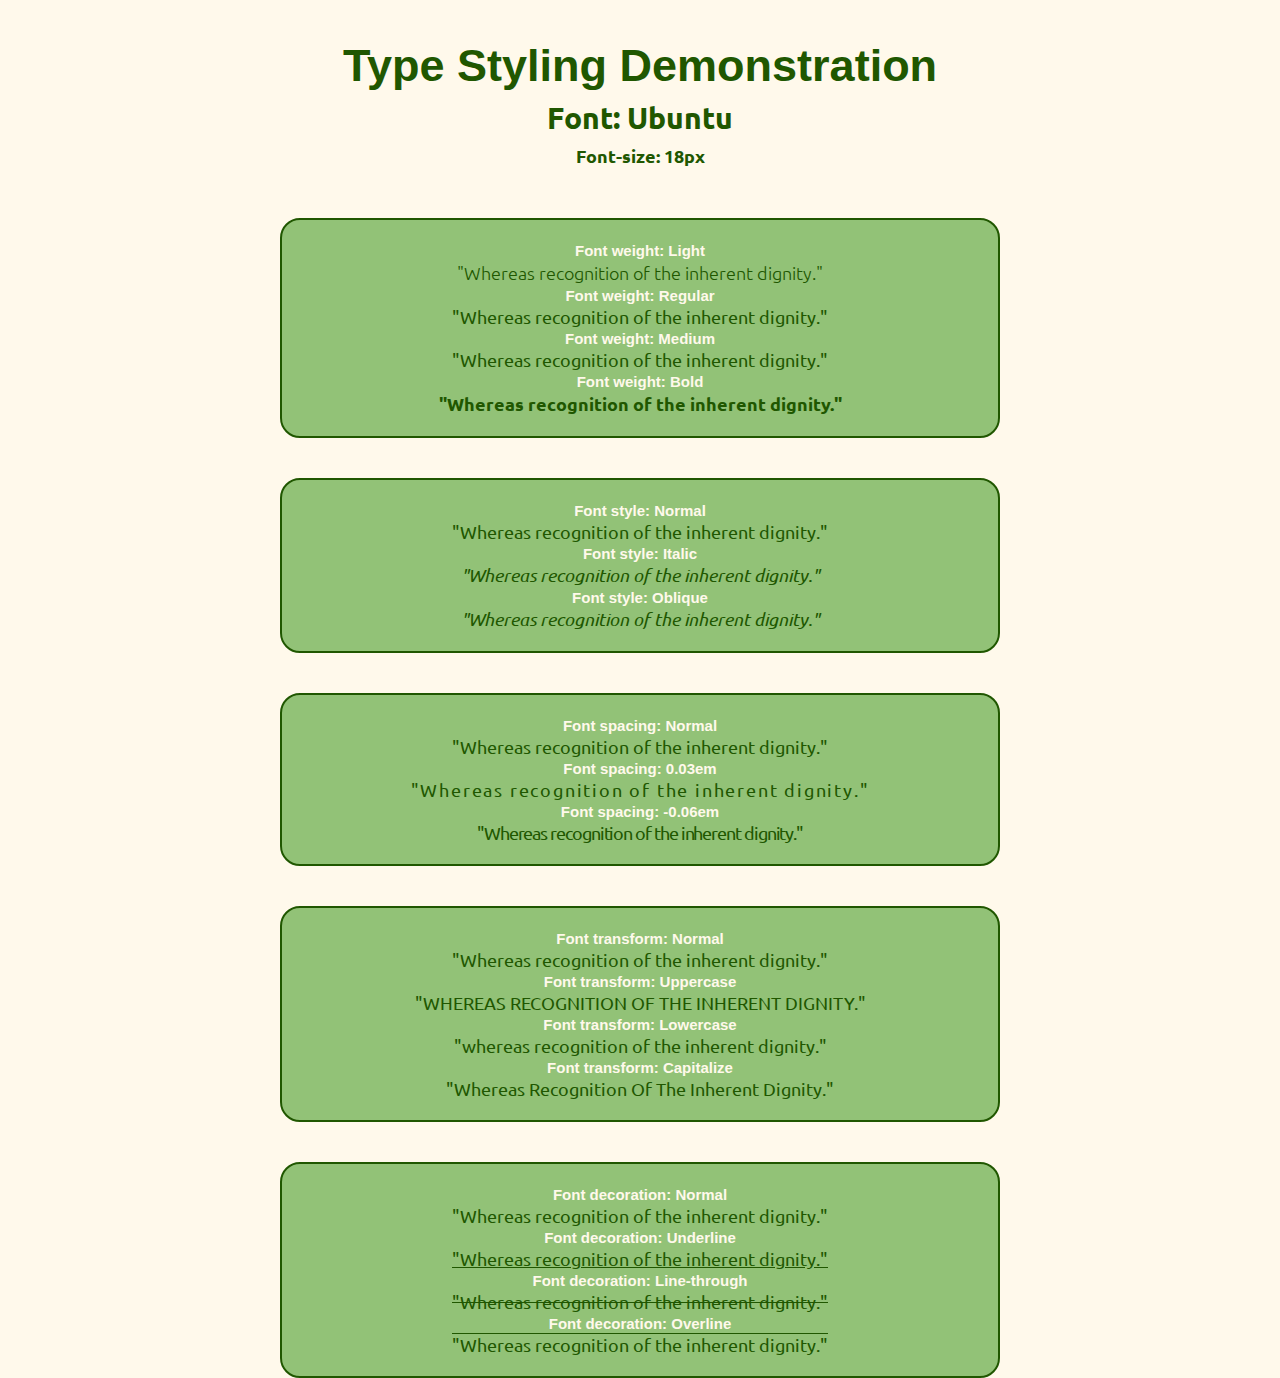
<file: index.html>
<!DOCTYPE html>
<title>type-styles</title>
<style>
    html, body {
            height: 100%;
            margin: 20px; 
            background-color:rgb(255, 249, 235);
            text-wrap: inherit;
            text-align: center;
    }
.text-box {
  border: 2px solid rgb(32, 87, 0);
  background-color: rgb(146, 194, 119); 
  border-radius: 20px;
  padding: 20px;
  width: 60%;              
  margin: 40px auto;       
  box-sizing: border-box;  
}

</style>

<body>
<style>@import url('https://fonts.googleapis.com/css2?family=Ubuntu:ital,wght@0,300;0,400;0,500;0,700;1,300;1,400;1,500;1,700&display=swap');
</style></head>
<title>type-styles</title>
<h1 style="color: rgb(32, 87, 0);font-size: 45px; font-family: sans-serif; margin: 7px 0px 0px 0px;">Type Styling Demonstration</h1>
<h2 style="font-size: 30px; font-weight: bolder;color: rgb(32, 87, 0); font-family:'Ubuntu', sans-serif;margin: 7px 0px 0px 0px;">Font: Ubuntu</h2>
<h3 style="font-size: 18px;color: rgb(32, 87, 0); font-family:'Ubuntu', sans-serif;margin: 7px 0px 50px 0px;"> Font-size: 18px</h3style></h3>
 <div class="text-box">
 <h1 style="color: rgb(255, 249, 235);font-size: 15px; font-family: sans-serif; margin: 2px 0px 0px 0px; font-weight: regular;">Font weight: Light</h1>
   <p style="font-size: 18px; font-weight: lighter ;color: rgb(32, 87, 0); font-family:'Ubuntu', sans-serif;margin: 2px 0px 0px 0px;">"Whereas recognition of the inherent dignity."</p>
   <h2 style="color: rgb(255, 249, 235);font-size: 15px; font-family: sans-serif; margin: 2px 0px 0px 0px; font-weight: regular;">Font weight: Regular</h2>
   <p style="font-size: 18px; font-weight: regular ;color: rgb(32, 87, 0); font-family:'Ubuntu', sans-serif;margin: 2px 0px 0px 0px;">"Whereas recognition of the inherent dignity."</p>
   <h1 style="color: rgb(255, 249, 235);font-size: 15px; font-family: sans-serif; margin: 2px 0px 0px 0px; font-weight: regular;">Font weight: Medium</h1>
   <p style="font-size: 18px; font-weight: medium ;color: rgb(32, 87, 0); font-family:'Ubuntu', sans-serif;margin: 2px 0px 0px 0px;">"Whereas recognition of the inherent dignity."</p>
   <h2 style="color: rgb(255, 249, 235);font-size: 15px; font-family: sans-serif; margin: 2px 0px 0px 0px; font-weight: regular;">Font weight: Bold</h2>
   <p style="font-size: 18px; font-weight: bold ;color: rgb(32, 87, 0); font-family:'Ubuntu', sans-serif;margin: 2px 0px 0px 0px;">"Whereas recognition of the inherent dignity."</p>
  </div>
  <div class="text-box">
    <h1 style="color: rgb(255, 249, 235);font-size: 15px; font-family: sans-serif; margin: 2px 0px 0px 0px; font-weight: regular;">Font style: Normal</h1>
   <p style="font-size: 18px; font-style: regular ;color: rgb(32, 87, 0); font-family:'Ubuntu', sans-serif;margin: 2px 0px 0px 0px;">"Whereas recognition of the inherent dignity."</p>
   <h2 style="color: rgb(255, 249, 235);font-size: 15px; font-family: sans-serif; margin: 2px 0px 0px 0px; font-weight: regular;">Font style: Italic</h2>
   <p style="font-size: 18px; font-style: italic;color: rgb(32, 87, 0); font-family:'Ubuntu', sans-serif;margin: 2px 0px 0px 0px;">"Whereas recognition of the inherent dignity."</p>
   <h1 style="color: rgb(255, 249, 235);font-size: 15px; font-family: sans-serif; margin: 2px 0px 0px 0px; font-weight: regular;">Font style: Oblique</h1>
   <p style="font-size: 18px; font-style: oblique;color: rgb(32, 87, 0); font-family:'Ubuntu', sans-serif;margin: 2px 0px 0px 0px;">"Whereas recognition of the inherent dignity."</p>
  </div>
<div class="text-box">
    <h1 style="color: rgb(255, 249, 235);font-size: 15px; font-family: sans-serif; margin: 2px 0px 0px 0px; font-weight: regular;">Font spacing: Normal</h1>
   <p style="font-size: 18px; letter-spacing: normal;color: rgb(32, 87, 0); font-family:'Ubuntu', sans-serif;margin: 2px 0px 0px 0px;">"Whereas recognition of the inherent dignity."</p>
   <h2 style="color: rgb(255, 249, 235);font-size: 15px; font-family: sans-serif; margin: 2px 0px 0px 0px; font-weight: regular;">Font spacing: 0.03em</h2>
   <p style="font-size: 18px; letter-spacing: 0.1em;color;color: rgb(32, 87, 0); font-family:'Ubuntu', sans-serif;margin: 2px 0px 0px 0px;">"Whereas recognition of the inherent dignity."</p>
   <h1 style="color: rgb(255, 249, 235);font-size: 15px; font-family: sans-serif; margin: 2px 0px 0px 0px; font-weight: regular;">Font spacing: -0.06em</h1>
   <p style="font-size: 18px; letter-spacing: -0.06em; color: rgb(32, 87, 0); font-family:'Ubuntu', sans-serif;margin: 2px 0px 0px 0px;">"Whereas recognition of the inherent dignity."</p>
  </div>
  <div class="text-box">
    <h1 style="color: rgb(255, 249, 235);font-size: 15px; font-family: sans-serif; margin: 2px 0px 0px 0px; font-weight: regular;">Font transform: Normal</h1>
   <p style="font-size: 18px;text-transform: none;color: rgb(32, 87, 0); font-family:'Ubuntu', sans-serif;margin: 2px 0px 0px 0px;">"Whereas recognition of the inherent dignity."</p>
   <h2 style="color: rgb(255, 249, 235);font-size: 15px; font-family: sans-serif; margin: 2px 0px 0px 0px; font-weight: regular;">Font transform: Uppercase</h2>
   <p style="font-size: 18px;text-transform:uppercase;color;color: rgb(32, 87, 0); font-family:'Ubuntu', sans-serif;margin: 2px 0px 0px 0px;">"Whereas recognition of the inherent dignity."</p>
   <h1 style="color: rgb(255, 249, 235);font-size: 15px; font-family: sans-serif; margin: 2px 0px 0px 0px; font-weight: regular;">Font transform: Lowercase</h1>
   <p style="font-size: 18px; text-transform: lowercase; color: rgb(32, 87, 0); font-family:'Ubuntu', sans-serif;margin: 2px 0px 0px 0px;">"Whereas recognition of the inherent dignity."</p>
      <h1 style="color: rgb(255, 249, 235);font-size: 15px; font-family: sans-serif; margin: 2px 0px 0px 0px; font-weight: regular;">Font transform: Capitalize</h1>
   <p style="font-size: 18px; text-transform: capitalize; color: rgb(32, 87, 0); font-family:'Ubuntu', sans-serif;margin: 2px 0px 0px 0px;">"Whereas recognition of the inherent dignity."</p>
  </div>
  <div class="text-box">
    <h1 style="color: rgb(255, 249, 235);font-size: 15px; font-family: sans-serif; margin: 2px 0px 0px 0px; font-weight: regular;">Font decoration: Normal</h1>
   <p style="font-size: 18px;text-transform: none;color: rgb(32, 87, 0); font-family:'Ubuntu', sans-serif;margin: 2px 0px 0px 0px;">"Whereas recognition of the inherent dignity."</p>
   <h2 style="color: rgb(255, 249, 235);font-size: 15px; font-family: sans-serif; margin: 2px 0px 0px 0px; font-weight: regular;">Font decoration: Underline</h2>
   <p style="font-size: 18px;text-decoration: underline;color;color: rgb(32, 87, 0); font-family:'Ubuntu', sans-serif;margin: 2px 0px 0px 0px;">"Whereas recognition of the inherent dignity."</p>
   <h1 style="color: rgb(255, 249, 235);font-size: 15px; font-family: sans-serif; margin: 2px 0px 0px 0px; font-weight: regular;">Font decoration: Line-through</h1>
   <p style="font-size: 18px; text-decoration:line-through; color: rgb(32, 87, 0); font-family:'Ubuntu', sans-serif;margin: 2px 0px 0px 0px;">"Whereas recognition of the inherent dignity."</p>
      <h1 style="color: rgb(255, 249, 235);font-size: 15px; font-family: sans-serif; margin: 2px 0px 0px 0px; font-weight: regular;">Font decoration: Overline</h1>
   <p style="font-size: 18px; text-decoration: overline; color: rgb(32, 87, 0); font-family:'Ubuntu', sans-serif;margin: 2px 0px 0px 0px;">"Whereas recognition of the inherent dignity."</p>
  </div>
</file>
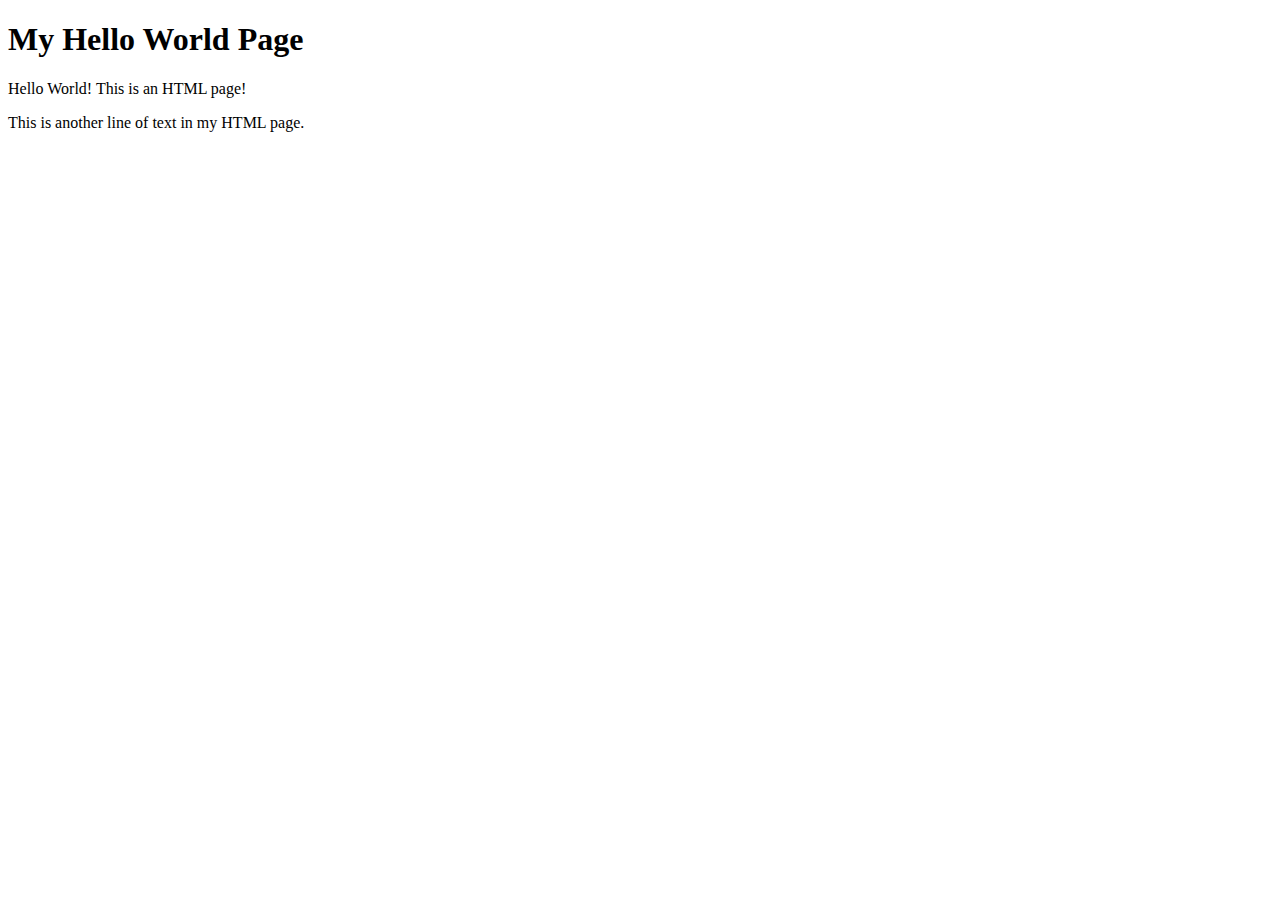
<file: hello/index.html>
<!DOCTYPE html>
<html>
    <head>
        <title>Hello World</title>
    </head>
    <body>
        <h1>My Hello World Page</h1>
        <p>Hello World! This is an HTML page!</p>
        <p>This is another line of text in my HTML page.</p>
    </body>
</html>
</file>
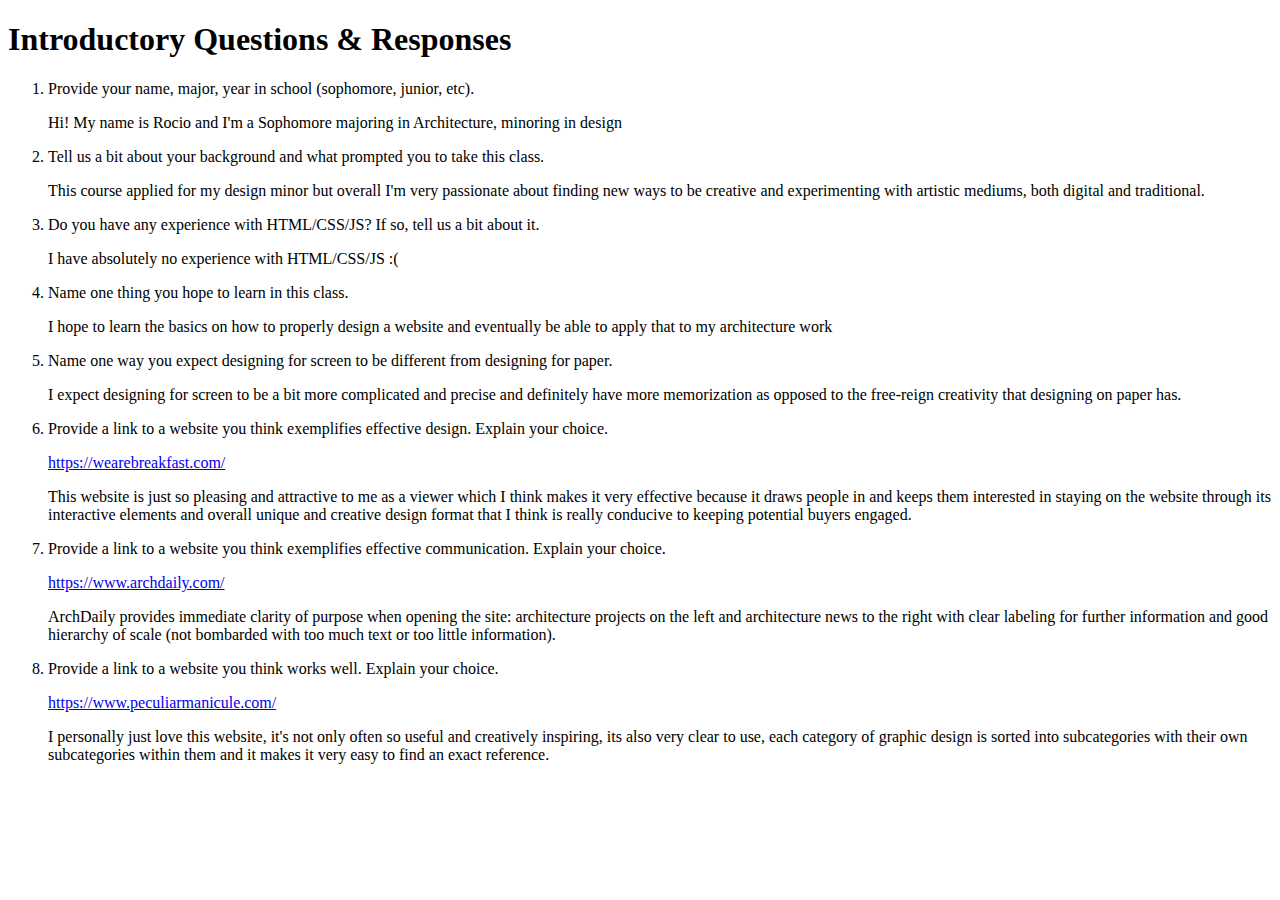
<file: intro-questions/index.html>
<!DOCTYPE html>
<html>
    <head>
        <title>intro-questions</title>
    </head>
    <h1>Introductory Questions & Responses</h1>
    <body>
        <ol>
        <li>Provide your name, major, year in school (sophomore, junior, etc).</li>
        <p>Hi! My name is Rocio and I'm a Sophomore majoring in Architecture, minoring in design</p>
        <li>Tell us a bit about your background and what prompted you to take this class.</li>
        <p>This course applied for my design minor but overall I'm very passionate about finding new ways to be creative and experimenting with artistic mediums, both digital and traditional.</p>
        <li>Do you have any experience with HTML/CSS/JS? If so, tell us a bit about it.</li>
        <p>I have absolutely no experience with HTML/CSS/JS :(</p>
        <li>Name one thing you hope to learn in this class.</li>
        <p>I hope to learn the basics on how to properly design a website and eventually be able to apply that to my architecture work</p>
        <li>Name one way you expect designing for screen to be different from designing for paper.</li>
        <p>I expect designing for screen to be a bit more complicated and precise and definitely have more memorization as opposed to the free-reign creativity that designing on paper has.</p>
        <li>Provide a link to a website you think exemplifies effective design. Explain your choice.</li>
        <p><a href="https://wearebreakfast.com/">https://wearebreakfast.com/</a></p>
        <p>This website is just so pleasing and attractive to me as a viewer which I think makes it very effective because it draws people in and keeps them interested in staying on the website through its interactive elements and overall unique and creative design format that I think is really conducive to keeping potential buyers engaged.</p>
        <li>Provide a link to a website you think exemplifies effective communication. Explain your choice.</li>
        <p><a href="https://www.archdaily.com/">https://www.archdaily.com/</a></p>
        <p>ArchDaily provides immediate clarity of purpose when opening the site: architecture projects on the left and architecture news to the right with clear labeling for further information and good hierarchy of scale (not bombarded with too much text or too little information). </p>
        <li>Provide a link to a website you think works well. Explain your choice.</li>
        <p><a href="https://www.peculiarmanicule.com/">https://www.peculiarmanicule.com/</a></p>
        <p>I personally just love this website, it's not only often so useful and creatively inspiring, its also very clear to use, each category of graphic design is sorted into subcategories with their own subcategories within them and it makes it very easy to find an exact reference.</p>
        </ol>
    </body>
</html>
</file>
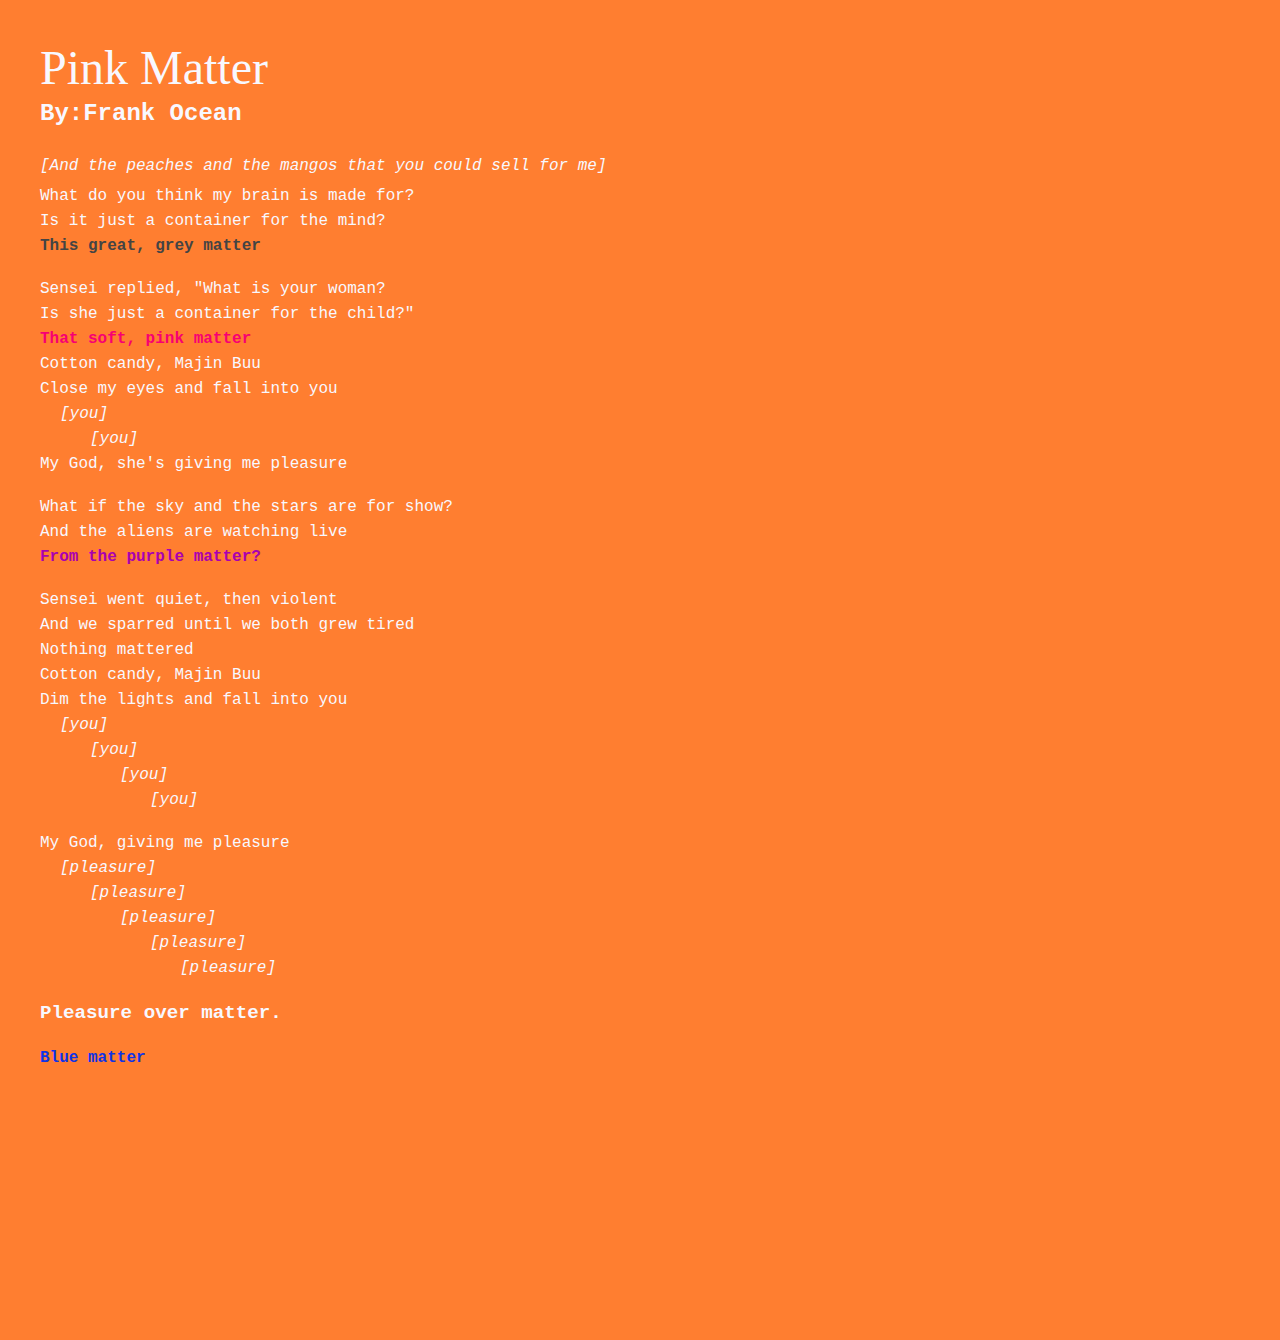
<file: lyrics-exercise/index.html>
<!DOCTYPE html>
<html>
<head>
<title>RocioLaucerica-Lyrics-FrankOcean</title>
<style>
html, body {
            height: 100%;
            margin: 20px; 
            background-color: #ff7e30
}
</style>
</head>
<h1 style="color: ghostwhite; font-family:'Cooper Black'; font-weight: 400; margin: 0px 0px 5px ; font-size:xxx-large;">Pink Matter</h1>
<h2 style="color: ghostwhite; font-family:'Orator', monospace; font-weight: bold; margin: 0px 0px 30px 0px;">By:Frank Ocean</h2>
<p style="color: ghostwhite; font-family:'Orator', monospace; font-style: italic;">[And the peaches and the mangos that you could sell for me]</p>
<p style="color: ghostwhite; font-family:'Orator', monospace; margin: -4px 0px 0px 0px">What do you think my brain is made for?</p>
<p style="color: ghostwhite; font-family:'Orator', monospace; margin: 7px 0px 0px 0px">Is it just a container for the mind?</p>
<p style="color:rgb(68, 68, 68); font-family:'Orator', monospace;font-weight: bold; margin: 7px 0px 0px 0px;" >This great, grey matter</p>
<p style="color: ghostwhite; font-family:'Orator', monospace; margin: 25px 0px 0px 0px">Sensei replied, "What is your woman?</p>
<p style="color:ghostwhite; font-family:'Orator', monospace; margin: 7px 0px 0px 0px;" >Is she just a container for the child?"</p>
<p style="color:#f70073; font-family:'Orator', monospace; font-weight: bold; margin: 7px 0px 0px 0px;" >That soft, pink matter</p>
<p style="color:ghostwhite; font-family:'Orator', monospace; margin: 7px 0px 0px 0px;" >Cotton candy, Majin Buu</p>
<p style="color:ghostwhite; font-family:'Orator', monospace; margin: 7px 0px 0px 0px;" >Close my eyes and fall into you</p>
<p style="color:ghostwhite; font-family:'Orator', monospace; margin: 7px 0px 0px 0px; font-style: italic;font-weight: lighter;padding-left: 20px" >[you]</p>
<p style="color:ghostwhite; font-family:'Orator', monospace; margin: 7px 0px 0px 0px; font-style: italic;font-weight: lighter;padding-left: 50px" >[you]</p>
<p style="color:ghostwhite; font-family:'Orator', monospace; margin: 7px 0px 0px 0px;" >My God, she's giving me pleasure</p>
<p style="color: ghostwhite; font-family:'Orator', monospace; margin: 25px 0px 0px 0px">What if the sky and the stars are for show?</p>
<p style="color:ghostwhite; font-family:'Orator', monospace; margin: 7px 0px 0px 0px;" >And the aliens are watching live</p>
<p style="color:#a900b2; font-family:'Orator', monospace; font-weight: bold; margin: 7px 0px 0px 0px;" >From the purple matter?</p>
<p style="color: ghostwhite; font-family:'Orator', monospace; margin: 25px 0px 0px 0px">Sensei went quiet, then violent</p>
<p style="color:ghostwhite; font-family:'Orator', monospace; margin: 7px 0px 0px 0px;" >And we sparred until we both grew tired</p>
<p style="color:ghostwhite; font-family:'Orator', monospace; margin: 7px 0px 0px 0px;" >Nothing mattered</p>
<p style="color:ghostwhite; font-family:'Orator', monospace; margin: 7px 0px 0px 0px;" >Cotton candy, Majin Buu</p>
<p style="color:ghostwhite; font-family:'Orator', monospace; margin: 7px 0px 0px 0px;" >Dim the lights and fall into you</p>
<p style="color:ghostwhite; font-family:'Orator', monospace; margin: 7px 0px 0px 0px; font-style: italic;font-weight: lighter;padding-left: 20px" >[you]</p>
<p style="color:ghostwhite; font-family:'Orator', monospace; margin: 7px 0px 0px 0px; font-style: italic;font-weight: lighter;padding-left: 50px" >[you]</p>
<p style="color:ghostwhite; font-family:'Orator', monospace; margin: 7px 0px 0px 0px; font-style: italic;font-weight: lighter;padding-left: 80px" >[you]</p>
<p style="color:ghostwhite; font-family:'Orator', monospace; margin: 7px 0px 0px 0px; font-style: italic;font-weight: lighter;padding-left: 110px" >[you]</p>
<p style="color:ghostwhite; font-family:'Orator', monospace; margin: 25px 0px 0px 0px;" >My God, giving me pleasure</p>
<p style="color:ghostwhite; font-family:'Orator', monospace; margin: 7px 0px 0px 0px; font-style: italic;font-weight: lighter;padding-left: 20px" >[pleasure]</p>
<p style="color:ghostwhite; font-family:'Orator', monospace; margin: 7px 0px 0px 0px; font-style: italic;font-weight: lighter;padding-left: 50px" >[pleasure]</p>
<p style="color:ghostwhite; font-family:'Orator', monospace; margin: 7px 0px 0px 0px; font-style: italic;font-weight: lighter;padding-left: 80px" >[pleasure]</p>
<p style="color:ghostwhite; font-family:'Orator', monospace; margin: 7px 0px 0px 0px; font-style: italic;font-weight: lighter;padding-left: 110px" >[pleasure]</p>
<p style="color:ghostwhite; font-family:'Orator', monospace; margin: 7px 0px 0px 0px; font-style: italic;font-weight: lighter;padding-left: 140px" >[pleasure]</p>
<h2 style="color: ghostwhite; font-family:'Orator', monospace; font-weight: bold; margin: 25px 0px 0px 0px; font-size: larger;;">Pleasure over matter.</h2>
<p style="color:#0f33e6; font-family:'Orator', monospace; font-weight: bold; margin: 25px 0px 0px 0px; padding-bottom: 240px;" >Blue matter</p>
</html>
</file>
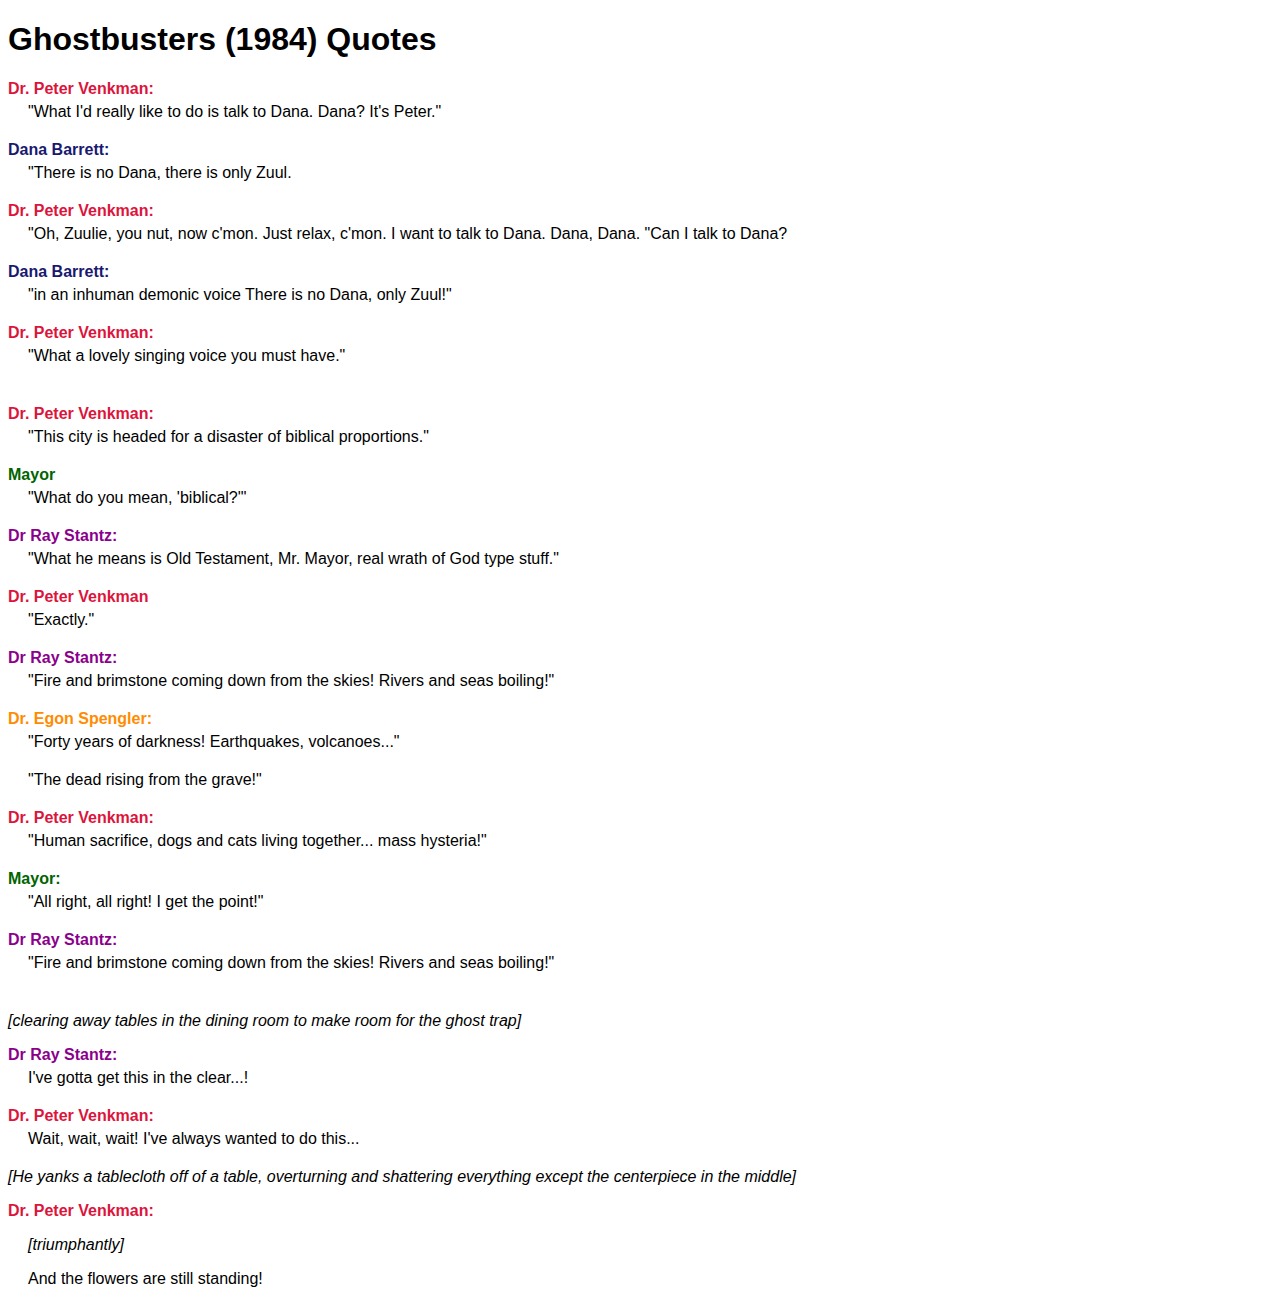
<file: movie-quotes/index.html>
<!DOCTYPE html>
<html>
    <head>
        <title>Rocio's Movie Quotes</title>
    </head>
    <h1 style="text-align:left;">Ghostbusters (1984) Quotes</h1>
    <body style="font-family:'Segoe UI', Tahoma, Geneva, Verdana, sans-serif";>
<p style="color: crimson; font-weight: bold; margin: 0px 0px 5px;">Dr. Peter Venkman:</p>
<p style="padding-left: 20px;margin: 0px 0px 20px 0px;">"What I'd really like to do is talk to Dana. Dana? It's Peter."</p>
<p style="color:midnightblue; font-weight: bold; margin: 0px 0px 5px;">Dana Barrett:</p>
<p style="padding-left: 20px; margin: 0px 0px 20px 0px;">"There is no Dana, there is only Zuul.</p>
<p style="color: crimson; font-weight: bold; margin: 0px 0px 5px;">Dr. Peter Venkman:</p>
<p style="padding-left: 20px; margin: 0px 0px 20px 0px;">"Oh, Zuulie, you nut, now c'mon. Just relax, c'mon. I want to talk to Dana. Dana, Dana. "Can I talk to Dana?</p>
<p style="color:midnightblue; font-weight: bold; margin: 0px 0px 5px;">Dana Barrett:</p>
<p style="padding-left: 20px;margin: 0px 0px 20px 0px;">"in an inhuman demonic voice There is no Dana, only Zuul!"</p>
<p style="color: crimson; font-weight: bold; margin: 0px 0px 5px;">Dr. Peter Venkman:</p>
<p style="padding-left: 20px; margin: 0px 0px 40px;">"What a lovely singing voice you must have."</p>
<p style="color: crimson; font-weight: bold; margin: 0px 0px 5px;">Dr. Peter Venkman:</p>
<p style="padding-left: 20px;margin: 0px 0px 20px 0px;">"This city is headed for a disaster of biblical proportions."</p>
<p style="color:darkgreen; font-weight: bold; margin: 0px 0px 5px;">Mayor</p>
<p style="padding-left: 20px; margin: 0px 0px 20px 0px;">"What do you mean, 'biblical?'"</p>
<p style="color:darkmagenta; font-weight: bold; margin: 0px 0px 5px;">Dr Ray Stantz:</p>
<p style="padding-left: 20px; margin: 0px 0px 20px 0px;">"What he means is Old Testament, Mr. Mayor, real wrath of God type stuff."</p>
<p style="color:crimson; font-weight: bold; margin: 0px 0px 5px;">Dr. Peter Venkman</p>
<p style="padding-left: 20px;margin: 0px 0px 20px 0px;">"Exactly."</p>
<p style="color: darkmagenta; font-weight: bold; margin: 0px 0px 5px;">Dr Ray Stantz:</p>
<p style="padding-left: 20px; margin: 0px 0px 20px 0px;">"Fire and brimstone coming down from the skies! Rivers and seas boiling!"</p>
<p style="color:darkorange; font-weight: bold; margin: 0px 0px 5px;">Dr. Egon Spengler:</p>
<p style="padding-left: 20px;margin: 0px 0px 20px 0px;">"Forty years of darkness! Earthquakes, volcanoes..."</p>
<p style="color:saddlebrown; font-weight: bold; margin: 0px 0px 5px;"Winston Zeddemore</p>
<p style="padding-left: 20px; margin: 0px 0px 20px 0px;">"The dead rising from the grave!"</p>
<p style="color:crimson; font-weight: bold; margin: 0px 0px 5px;">Dr. Peter Venkman:</p>
<p style="padding-left: 20px; margin: 0px 0px 20px 0px;">"Human sacrifice, dogs and cats living together... mass hysteria!"</p>
<p style="color:darkgreen; font-weight: bold; margin: 0px 0px 5px;">Mayor:</p>
<p style="padding-left: 20px;margin: 0px 0px 20px 0px;">"All right, all right! I get the point!"</p>
<p style="color: darkmagenta; font-weight: bold; margin: 0px 0px 5px;">Dr Ray Stantz:</p>
<p style="padding-left: 20px; margin: 0px 0px 40px;">"Fire and brimstone coming down from the skies! Rivers and seas boiling!"</p>
<p style="font-style: italic;font-weight: lighter;">[clearing away tables in the dining room to make room for the ghost trap]</p>
<p style="color: darkmagenta; font-weight: bold; margin: 0px 0px 5px;">Dr Ray Stantz:</p>
<p style="padding-left: 20px; margin: 0px 0px 20px 0px;">I've gotta get this in the clear...!</p>
<p style="color:crimson; font-weight: bold; margin: 0px 0px 5px;">Dr. Peter Venkman:</p>
<p style="padding-left: 20px;margin: 0px 0px 20px 0px;">Wait, wait, wait! I've always wanted to do this...</p>
<p style="font-style: italic;font-weight: lighter;">[He yanks a tablecloth off of a table, overturning and shattering everything except the centerpiece in the middle]</p>
<p style="color:crimson; font-weight: bold; margin: 0px 0px 5px;">Dr. Peter Venkman:</p>
<p style="font-style: italic;font-weight: lighter;padding-left: 20px">[triumphantly]</p>
<p style="padding-left: 20px;margin: 0px 0px 20px 0px;">And the flowers are still standing!</p>






    </body>
</file>
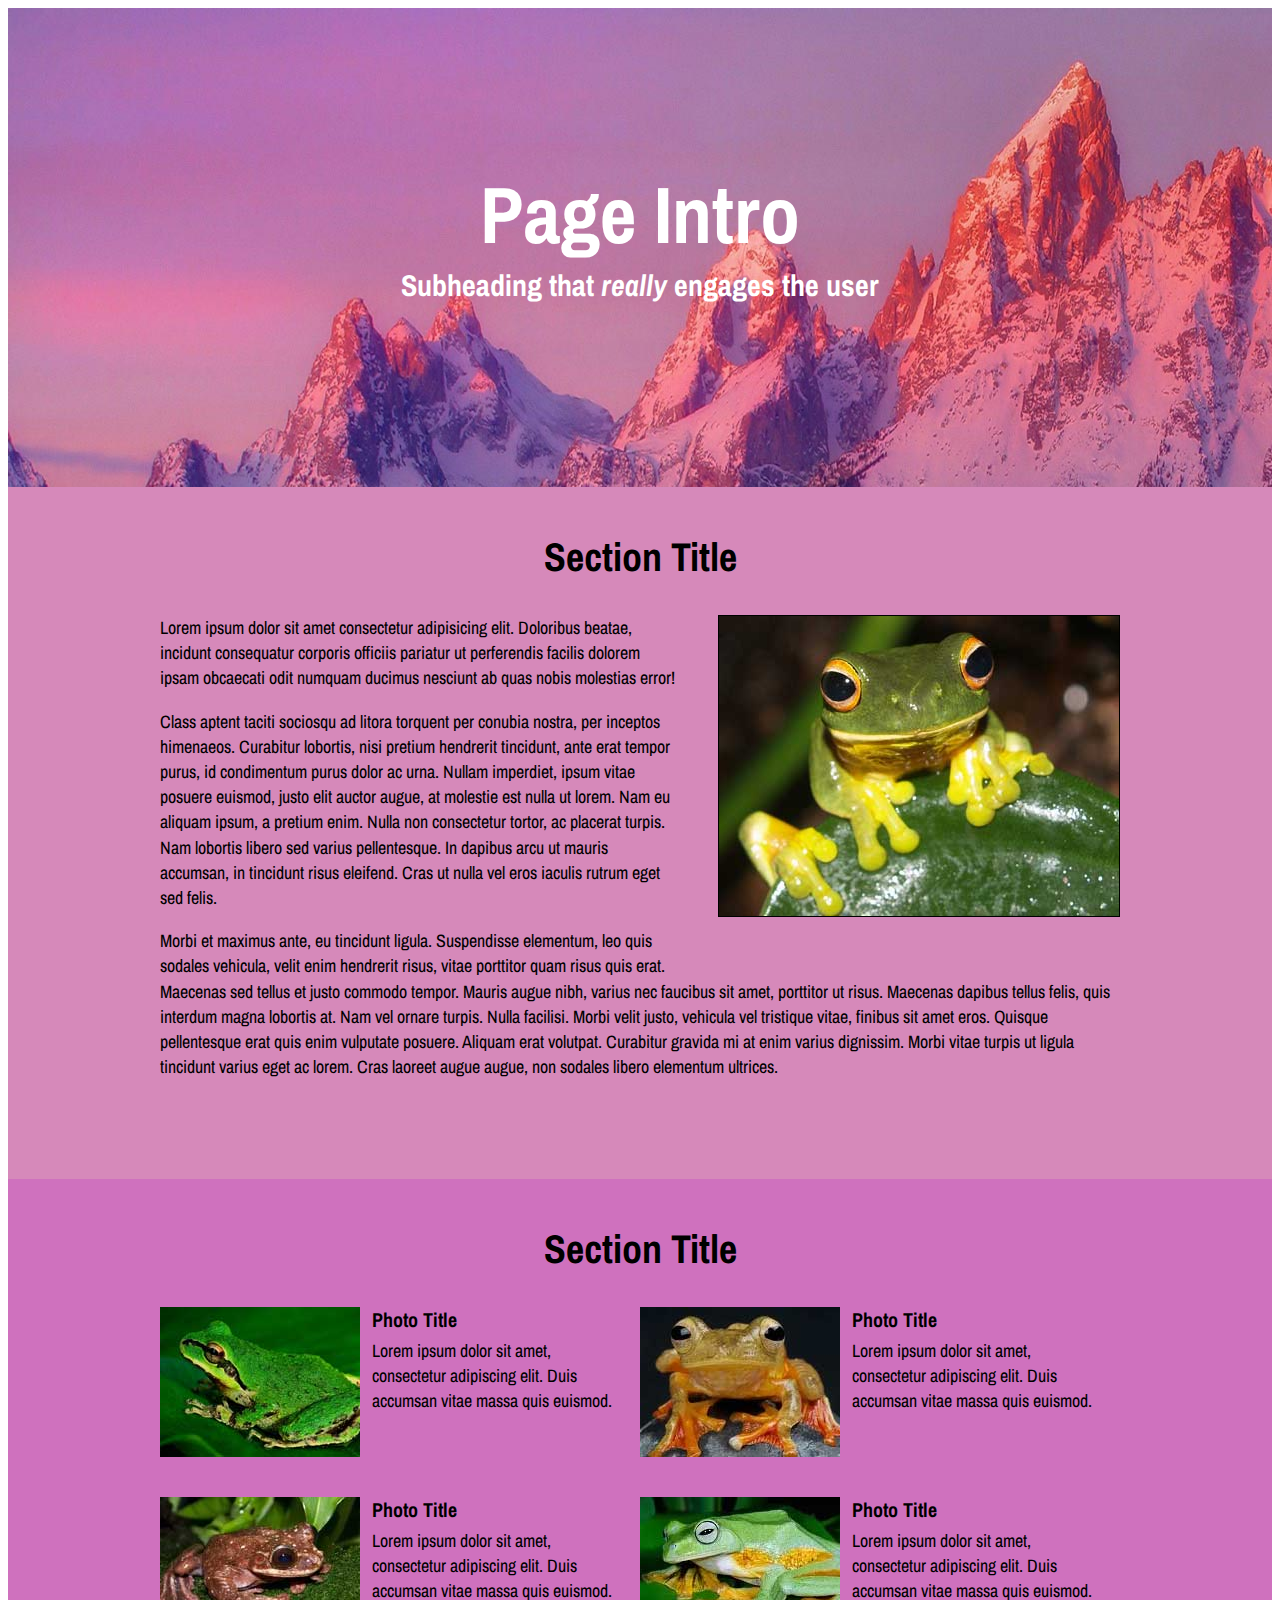
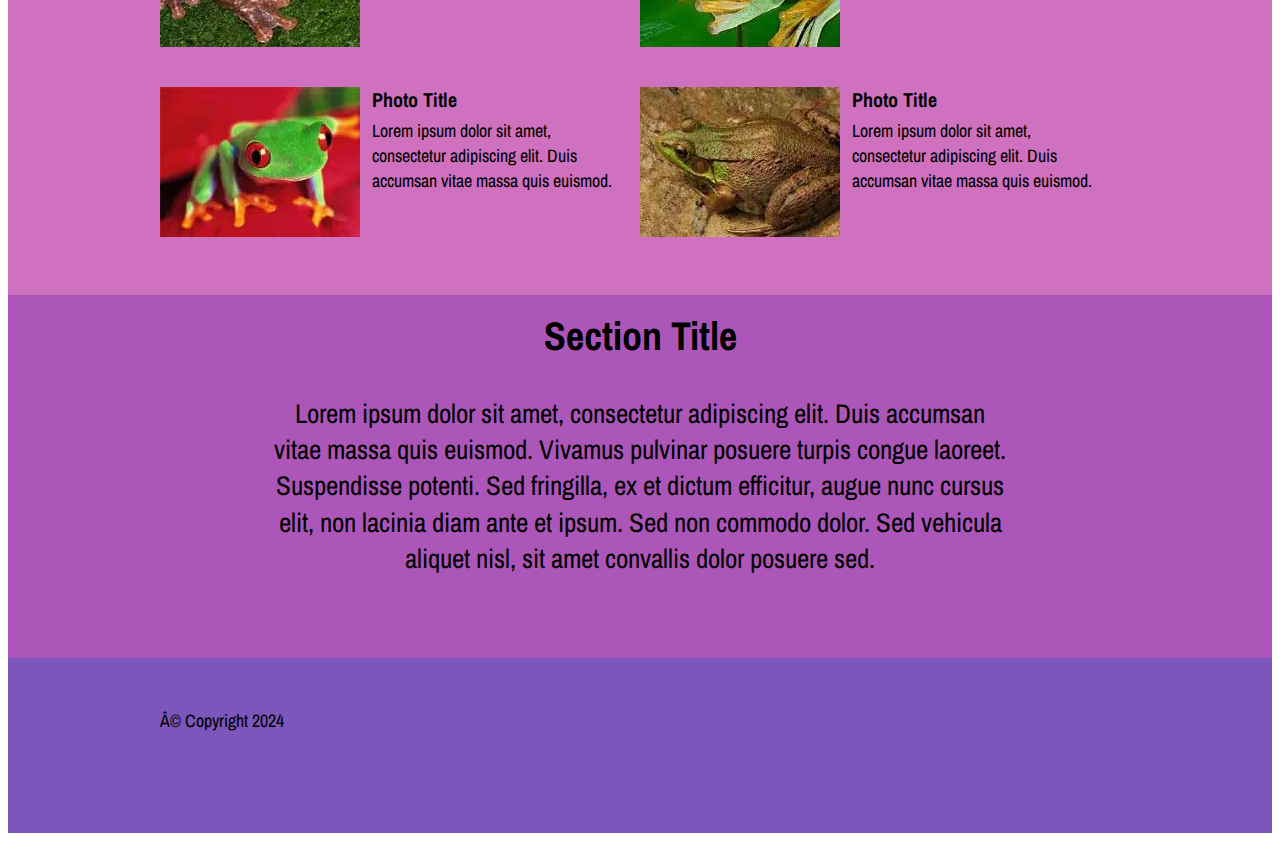
<file: multi-panel-page/index.html>
<!DOCTYPE html> 
<html lang="en">
<head>
 <meta charset="UTV-8">
 <meta name="viewport" content="width=device-width", initial-scale="1">
 <title>HTML Tracing Exercise</title>
<link rel="stylesheet" href="https://wudesign.me/resources/html_tracing_2024/css/starter_style.css">
<link rel="preconnect" href="https://fonts.googleapis.com">
<link rel="preconnect" href="https://fonts.gstatic.com" crossorigin>
<link href="https://fonts.googleapis.com/css2?family=Archivo+Narrow:ital,wght@0,400..700;1,400..700&family=Ubuntu:ital,wght@0,300;0,400;0,500;0,700;1,300;1,400;1,500;1,700&display=swap" rel="stylesheet">
<link rel="stylesheet" href="css/styles.css">
</head>

<body>
<header>
  <div class="column">
    <h1>
    Page Intro</h1>
  <h2>Subheading that <em>really</em> engages the user</h2>
  </div>
</header>

<section class="intro">
<div class="column">
<h3>Section Title</h3>
<img src="images/Untitled-1.jpg" alt="One tree frog." class="first-frog">
<p>Lorem ipsum dolor sit amet consectetur adipisicing elit. Doloribus beatae, incidunt consequatur corporis officiis pariatur ut perferendis facilis dolorem ipsam obcaecati odit numquam ducimus nesciunt ab quas nobis molestias error!</p>
<p>Class aptent taciti sociosqu ad litora torquent per conubia nostra, per inceptos himenaeos. Curabitur lobortis, nisi pretium hendrerit tincidunt, ante erat tempor purus, id condimentum purus dolor ac urna. Nullam imperdiet, ipsum vitae posuere euismod, justo elit auctor augue, at molestie est nulla ut lorem. Nam eu aliquam ipsum, a pretium enim. Nulla non consectetur tortor, ac placerat turpis. Nam lobortis libero sed varius pellentesque. In dapibus arcu ut mauris accumsan, in tincidunt risus eleifend. Cras ut nulla vel eros iaculis rutrum eget sed felis.
</p>
<p>Morbi et maximus ante, eu tincidunt ligula. Suspendisse elementum, leo quis sodales vehicula, velit enim hendrerit risus, vitae porttitor quam risus quis erat. Maecenas sed tellus et justo commodo tempor. Mauris augue nibh, varius nec faucibus sit amet, porttitor ut risus. Maecenas dapibus tellus felis, quis interdum magna lobortis at. Nam vel ornare turpis. Nulla facilisi. Morbi velit justo, vehicula vel tristique vitae, finibus sit amet eros. Quisque pellentesque erat quis enim vulputate posuere. Aliquam erat volutpat. Curabitur gravida mi at enim varius dignissim. Morbi vitae turpis ut ligula tincidunt varius eget ac lorem. Cras laoreet augue augue, non sodales libero elementum ultrices.</p>

</div>
</section>

<section class="photogrid">
<div class="column">
<h3>Section Title</h3>

<ul>
  <li>
    <img src="images/1.jpg" alt="first frog">
    <div>
      <h4>Photo Title</h4>
    <p>Lorem ipsum dolor sit amet, consectetur adipiscing elit. Duis accumsan vitae massa quis euismod.
    </div>
</p>
  </li>
  <li> <img src="images/2.jpg" alt="first frog">
    <div>
      <h4>Photo Title</h4>
    <p>Lorem ipsum dolor sit amet, consectetur adipiscing elit. Duis accumsan vitae massa quis euismod.
    </div>
</p></li>
  <li> <img src="images/3.jpg" alt="first frog">
    <div>
      <h4>Photo Title</h4>
    <p>Lorem ipsum dolor sit amet, consectetur adipiscing elit. Duis accumsan vitae massa quis euismod.
    </div>
</p></li>
  <li> <img src="images/4.jpg" alt="first frog">
    <div>
      <h4>Photo Title</h4>
    <p>Lorem ipsum dolor sit amet, consectetur adipiscing elit. Duis accumsan vitae massa quis euismod.
    </div>
</p></li>
  <li> <img src="images/5.jpg" alt="first frog">
    <div>
      <h4>Photo Title</h4>
    <p>Lorem ipsum dolor sit amet, consectetur adipiscing elit. Duis accumsan vitae massa quis euismod.
    </div>
</p></li>
  <li> <img src="images/6.jpg" alt="first frog">
    <div>
      <h4>Photo Title</h4>
    <p>Lorem ipsum dolor sit amet, consectetur adipiscing elit. Duis accumsan vitae massa quis euismod.
    </div>
</p></li>
</ul>

</div>
</section>

<section class="final">
<div class="column">
<h5>Section Title</h5>
<p class="final">Lorem ipsum dolor sit amet, consectetur adipiscing elit. Duis accumsan vitae massa quis euismod. Vivamus pulvinar posuere turpis congue laoreet. Suspendisse potenti. Sed fringilla, ex et dictum efficitur, augue nunc cursus elit, non lacinia diam ante et ipsum. Sed non commodo dolor. Sed vehicula aliquet nisl, sit amet convallis dolor posuere sed.</p>
</div>
</section>

<footer>
  <div class="column">
<section><p>© Copyright 2024</p></section>
  </div>
</footer>


</body>


</html>
</file>
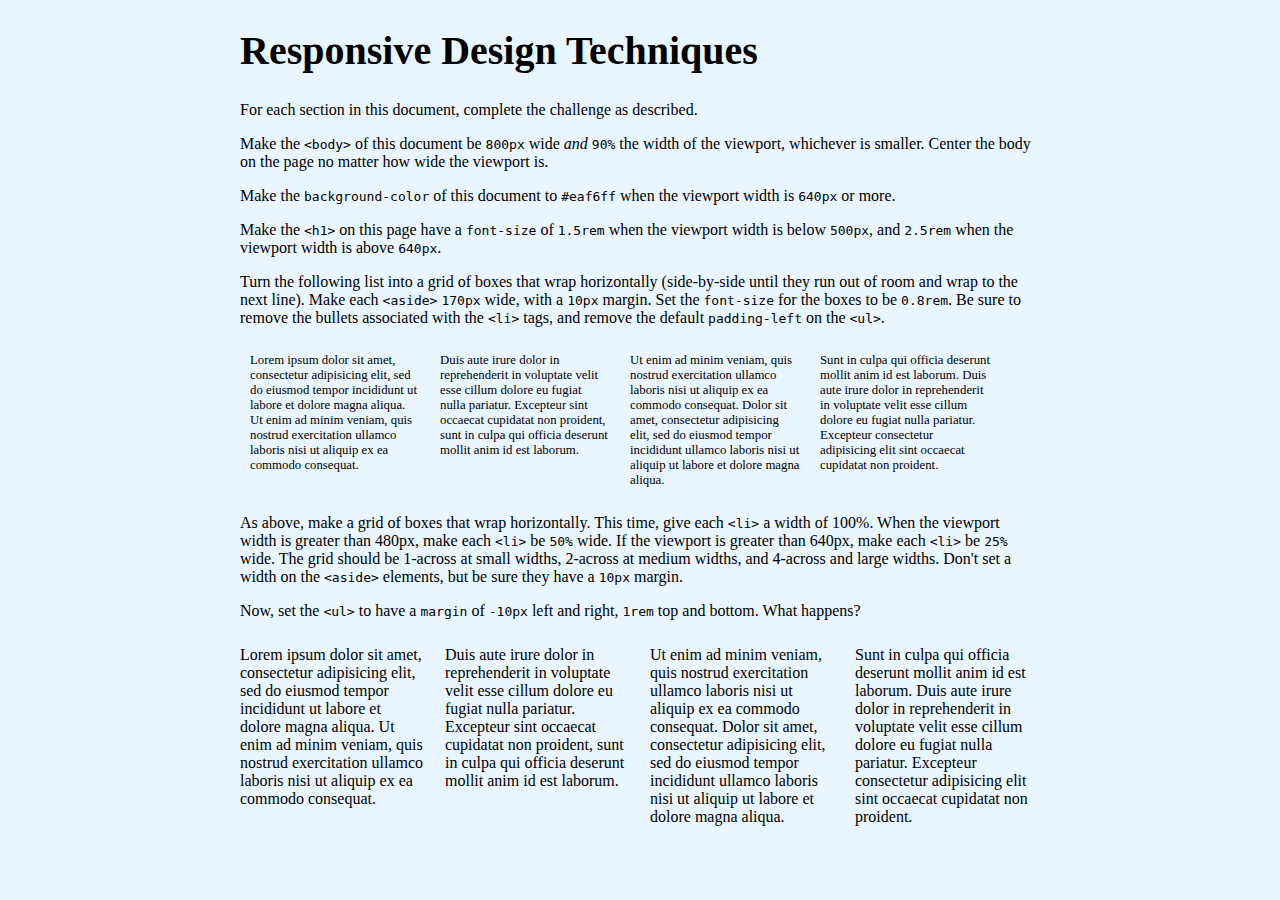
<file: exercises/responsive-design-techniques/index.html>
<!DOCTYPE html>
<html>

<head>
	<meta name="viewport" content="width=device-width,initial-scale=1.0">
	<title>Basic Responsive Design Techniques</title>
	<link href="https://wudesign.me/resources/responsive-design-techniques/styles.css" rel="stylesheet">
    <link rel="stylesheet" href="styles.css">
</head>

<body>

	<header>
		<h1>Responsive Design Techniques</h1>
		<p>For each section in this document, complete the challenge as described.</p>
	</header>

	<section id="body-width-management">
		<p>Make the <code>&lt;body&gt;</code> of this document be <code>800px</code> wide <em>and</em> <code>90%</code> the width of the viewport, whichever is smaller. Center the body on the page no matter how wide the viewport is.</p>
	</section>

	<section id="background-color">
		<p>Make the <code>background-color</code> of this document to <code>#eaf6ff</code> when the viewport width is <code>640px</code> or more.</p>
	</section>

	<section id="headline-size">
		<p>Make the <code>&lt;h1&gt;</code> on this page have a <code>font-size</code> of <code>1.5rem</code> when the viewport width is below <code>500px</code>, and <code>2.5rem</code> when the viewport width is above <code>640px</code>.</p>
	</section>

	<section id="fixed-size-grid-items">
		<p>Turn the following list into a grid of boxes that wrap horizontally (side-by-side until they run out of room and wrap to the next line). Make each <code>&lt;aside&gt;</code> <code>170px</code> wide, with a <code>10px</code> margin. Set the <code>font-size</code> for the boxes to be <code>0.8rem</code>. Be sure to remove the bullets associated with the <code>&lt;li&gt;</code> tags, and remove the default <code>padding-left</code> on the <code>&lt;ul&gt;</code>.</p>
		<ul>
			<li>
				<aside>Lorem ipsum dolor sit amet, consectetur adipisicing elit, sed do eiusmod tempor incididunt ut labore et dolore magna aliqua. Ut enim ad minim veniam, quis nostrud exercitation ullamco laboris nisi ut aliquip ex ea commodo consequat.</aside>
			</li>
			<li>
				<aside>Duis aute irure dolor in reprehenderit in voluptate velit esse cillum dolore eu fugiat nulla pariatur. Excepteur sint occaecat cupidatat non proident, sunt in culpa qui officia deserunt mollit anim id est laborum.</aside>
			</li>
			<li>
				<aside>Ut enim ad minim veniam, quis nostrud exercitation ullamco laboris nisi ut aliquip ex ea commodo consequat. Dolor sit amet, consectetur adipisicing elit, sed do eiusmod tempor incididunt ullamco laboris nisi ut aliquip ut labore et dolore magna aliqua.</aside>
			</li>
			<li>
				<aside>Sunt in culpa qui officia deserunt mollit anim id est laborum. Duis aute irure dolor in reprehenderit in voluptate velit esse cillum dolore eu fugiat nulla pariatur. Excepteur consectetur adipisicing elit sint occaecat cupidatat non proident.</aside>
			</li>
		</ul>
	</section>

	<section id="stretchable-grid-items">
		<p>As above, make a grid of boxes that wrap horizontally. This time, give each <code>&lt;li&gt;</code> a width of 100%. When the viewport width is greater than 480px, make each <code>&lt;li&gt;</code> be <code>50%</code> wide. If the viewport is greater than 640px, make each <code>&lt;li&gt;</code> be <code>25%</code> wide. The grid should be 1-across at small widths, 2-across at medium widths, and 4-across and large widths. Don't set a width on the <code>&lt;aside&gt;</code> elements, but be sure they have a <code>10px</code> margin.</p>
		<p>Now, set the <code>&lt;ul&gt;</code> to have a <code>margin</code> of <code>-10px</code> left and right, <code>1rem</code> top and bottom. What happens?</p>
		<ul>
			<li>
				<aside>Lorem ipsum dolor sit amet, consectetur adipisicing elit, sed do eiusmod tempor incididunt ut labore et dolore magna aliqua. Ut enim ad minim veniam, quis nostrud exercitation ullamco laboris nisi ut aliquip ex ea commodo consequat.</aside>
			</li>
			<li>
				<aside>Duis aute irure dolor in reprehenderit in voluptate velit esse cillum dolore eu fugiat nulla pariatur. Excepteur sint occaecat cupidatat non proident, sunt in culpa qui officia deserunt mollit anim id est laborum.</aside>
			</li>
			<li>
				<aside>Ut enim ad minim veniam, quis nostrud exercitation ullamco laboris nisi ut aliquip ex ea commodo consequat. Dolor sit amet, consectetur adipisicing elit, sed do eiusmod tempor incididunt ullamco laboris nisi ut aliquip ut labore et dolore magna aliqua.</aside>
			</li>
			<li>
				<aside>Sunt in culpa qui officia deserunt mollit anim id est laborum. Duis aute irure dolor in reprehenderit in voluptate velit esse cillum dolore eu fugiat nulla pariatur. Excepteur consectetur adipisicing elit sint occaecat cupidatat non proident.</aside>
			</li>
		</ul>
	</section>

</body>
</html>
</file>
<file: multi-panel-page/css/styles.css>
html{
    font-family: "Archivo Narrow", sans-serif;
    font-size: 18px;
    line-height: 1.4em;
}
h1, h2, h3, h4, p{
    margin-top: 0;
}

h1{
    font-size: 80px;
    line-height: 1;
    margin-bottom: 16px;
}

h2 {
font-size: 30px;
line-height: 1;
}

h3 {
    text-align: center;
    line-height: 1;
    font-size: 40px;
    margin-bottom: 38px;
}
h4{
    font-size: 20px;
    margin-bottom: 5px;
}
h5{
     text-align: center;
    line-height: 1;
    font-size: 40px;
    margin-top: -29px;
} 

header {
background-color: rgba(255, 0, 0, 5);
background-image: url("../images/intro-photo.jpg");
text-align: center;
padding: 166px 0 162px 0;
color: white;
}

div.column {
/* background-color: rgba(0, 225, 0, 5); */
width: 960px;
margin:auto
}

.first-frog {
    float: right;
    border: 1px solid black;
    margin-left: 38px;
    margin-bottom: 38px;
}

section{

    padding: 50px 0 82px 0;
}

section.intro {
background-color: rgb(214, 137, 186);
}

section.photogrid {
 padding-bottom: 40px;
 background-color: rgb(207, 113, 190); ;
}

ul {
    list-style: none;
    margin: 0;
    padding: 0;
    display: grid;
    grid-template-columns: 1fr 1fr;
    row-gap: 22px;
   
}
li{
    display: grid;
     grid-template-columns: 200px 1fr;
}

li > div {
    padding-left:12px;
    padding-right: 22px;
}

p.final {
margin-top: -28px;
font-size: 27px;
padding-right: 114px;
text-align: center;
padding-left: 114px;
line-height: 1.34;
}

section.final {
    background-color:  rgb(173, 86, 186);
     padding-bottom: 55px;
}
 footer > p {
    text-align: left;
 }
 footer{
     background-color:  rgb(124, 86, 186);
    
 }
</file>
<file: exercises/responsive-design-techniques/styles.css>
body {
  width: 90%;
  max-width: 800px;
  margin-left: auto;
  margin-right: auto;
}
@media (min-width: 640px) {
  body {
    background-color: #eaf6ff;
  }
}
h1 {
  font-size: 1.5rem;
}
@media (min-width: 640px) {
  h1 {
    font-size: 2.5rem;
  }
}
#fixed-size-grid-items ul {
  list-style: none;
  padding-left: 0;
  display: flex;
  flex-wrap: wrap;
}
#fixed-size-grid-items aside {
  width: 170px;
  margin: 10px;
  font-size: 0.8rem;
}
#stretchable-grid-items ul {
  list-style: none;
  padding-left: 0;
  display: flex;
  flex-wrap: wrap;
}
#stretchable-grid-items li {
  width: 100%;
}
@media (min-width: 480px) {
  #stretchable-grid-items li {
    width: 50%;
  }
}
@media (min-width: 640px) {
  #stretchable-grid-items li {
    width: 25%;
  }
}
#stretchable-grid-items aside {
  margin: 10px;
}
#stretchable-grid-items ul {
  margin: 1rem -10px;
}
</file>
